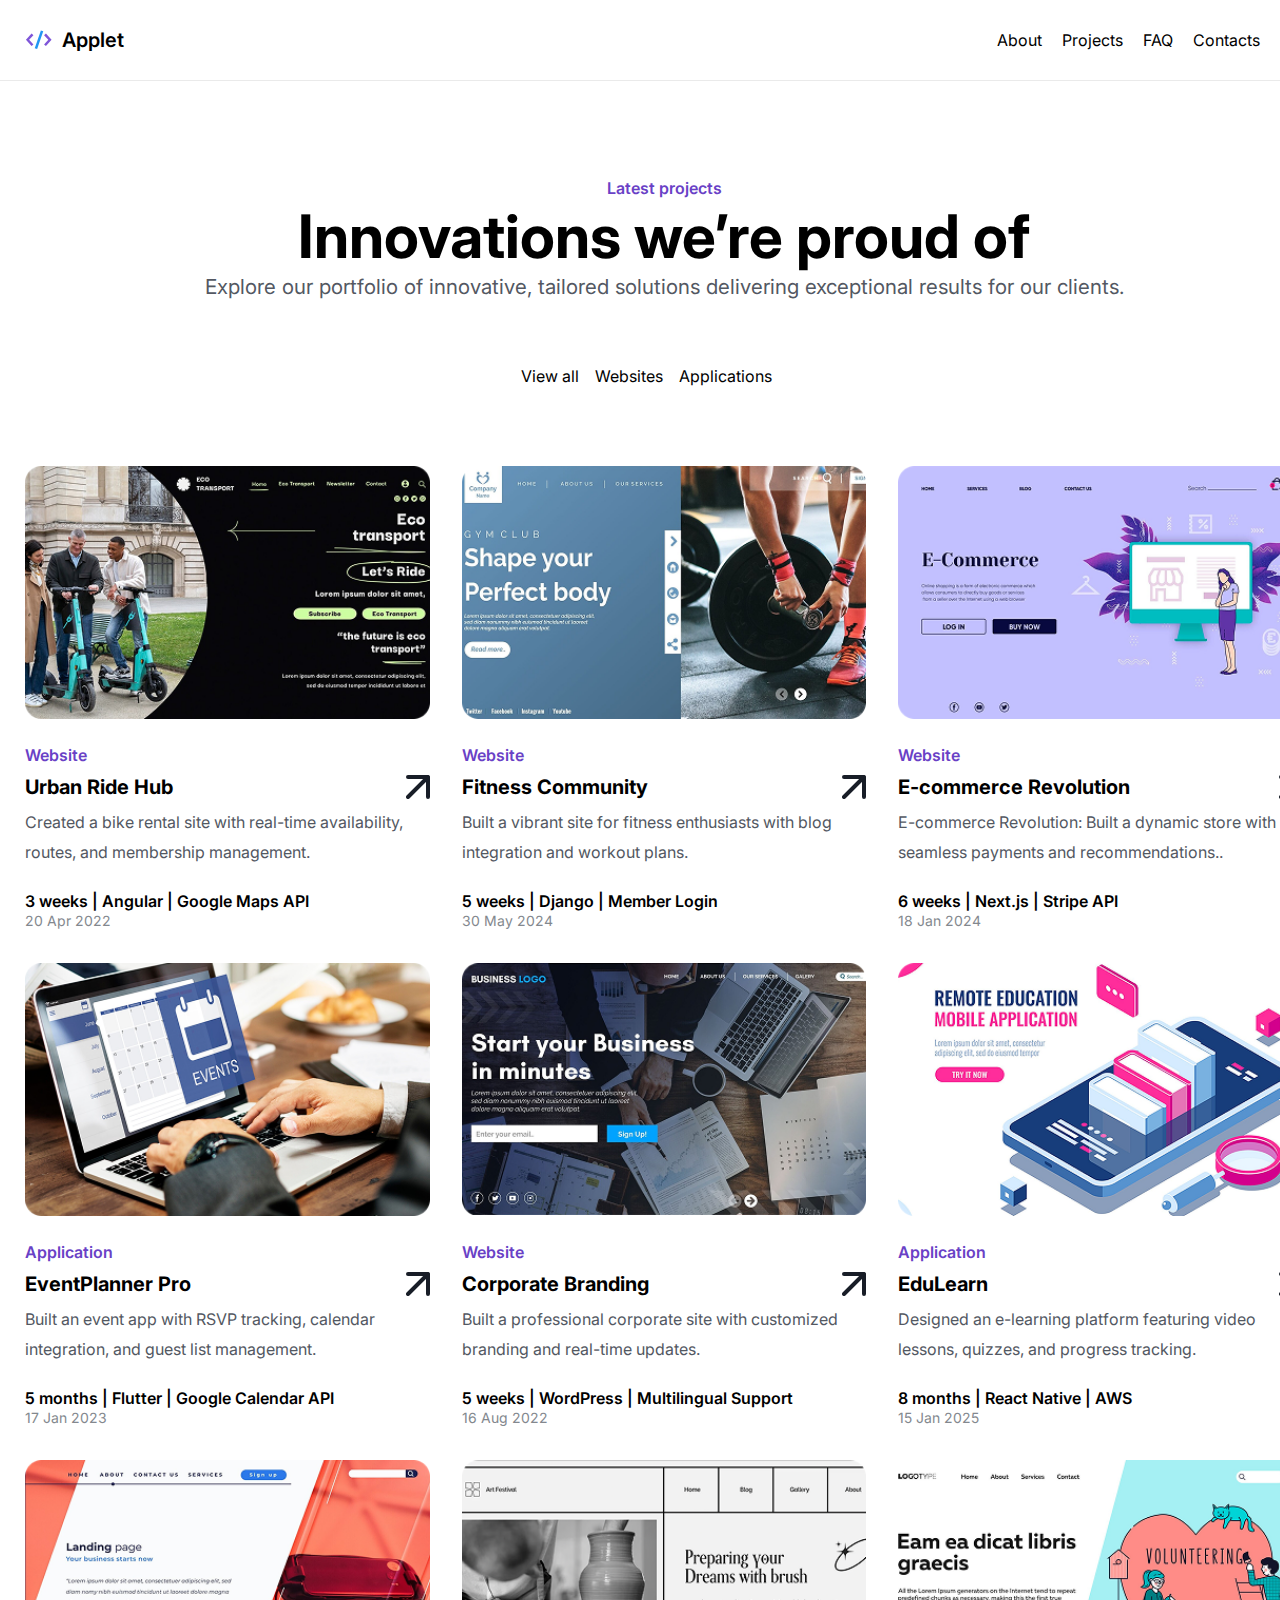
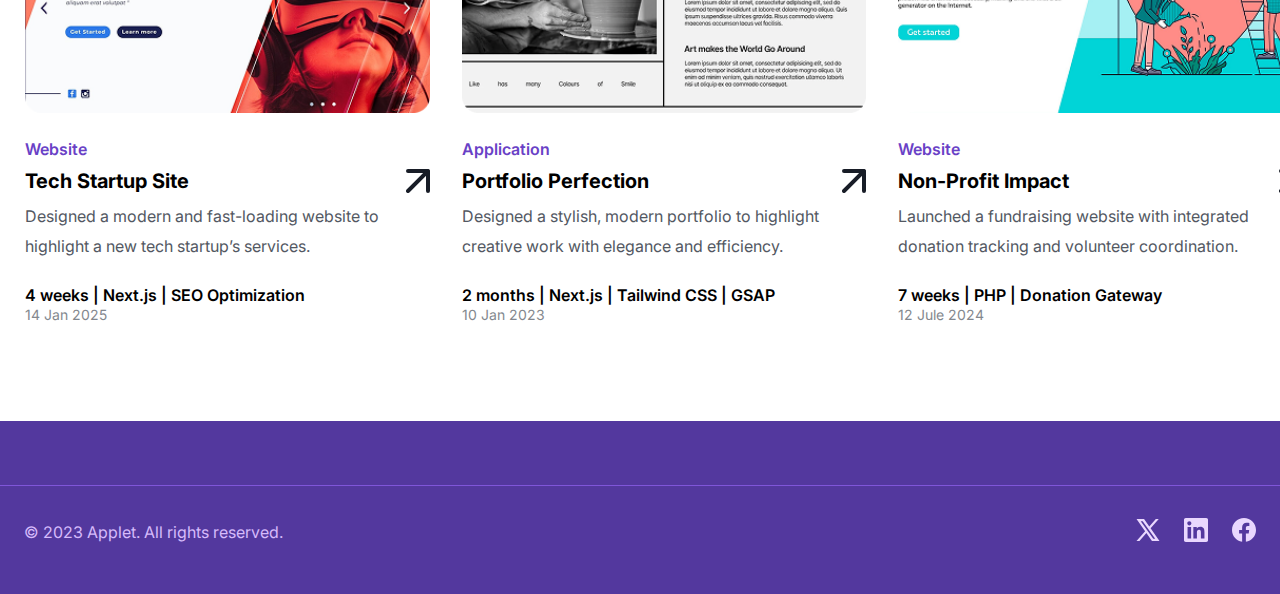
<file: projects.html>
<!DOCTYPE html>
<html lang="en">

<head>
    <meta charset="UTF-8">
    <meta name="viewport" content="width=device-width, initial-scale=1.0">
    <link rel="shortcut icon" href="img/logo.svg" type="image/x-icon">
    <link rel="stylesheet" href="style.css">
    <title>Applet | Project</title>
</head>


<body>
    <input type="checkbox" id="theme-toggle" hidden>
    <header id="header">
        <div class="container">
            <nav>
                <a href="index.html" class="logo-href">
                    <img src="img/logo.svg" alt="Applet company logo" class="logo-img">
                    <span class="logo-text">Applet</span>
                </a>
                <ul>
                    <li>
                        <a href="#about">About</a>
                    </li>
                    <li>
                        <a href="projects.html">Projects</a>
                    </li>
                    <li>
                        <a href="#faq">FAQ</a>
                    </li>
                    <li>
                        <a href="#contacts">Contacts</a>
                    </li>
                    <li>
                        <label for="theme-toggle" class="theme-toggle-btn" aria-label="Switch theme">
                            <img src="img/sun_icon.svg" alt="Light theme" class="icon-sun">
                            <img src="img/moon_icon.svg" alt="Dark theme" class="icon-moon">
                        </label>
                    </li>
                </ul>
            </nav>
        </div>
    </header>
    <main class="projects-page">
        <section class="projects">
            <div class="container">
                <header>
                    <p class="tema">Latest projects</p>
                    <h1>Innovations we’re proud of</h1>
                    <p>Explore our portfolio of innovative, tailored solutions delivering exceptional results for our
                        clients.</p>
                </header>
                <div class="projects-nav">
                    <p class="active">View all</p>
                    <p>Websites</p>
                    <p>Applications</p>
                </div>
                <div class="news-list">
                    <article class="news-item">
                        <img src="img/Image-0.png" alt="Screenshot of Urban Ride Hub site" class="title-img">
                        <p class="tema">Website</p>
                        <a href="#" class="link">
                            <h3>Urban Ride Hub</h3>
                            <img src="img/arrow.svg" alt="link-arrow">
                        </a>
                        <p class="desc">Created a bike rental site with real-time availability, routes, and membership
                            management.</p>
                        <p class="ago-languages">3 weeks | Angular | Google Maps API</p>
                        <p class="date">20 Apr 2022</p>
                    </article>
                    <article class="news-item">
                        <img src="img/Image-1.png" alt="Screenshot of Urban Ride Hub site" class="title-img">
                        <p class="tema">Website</p>
                        <a href="#" class="link">
                            <h3>Fitness Community</h3>
                            <img src="img/arrow.svg" alt="link-arrow">
                        </a>
                        <p class="desc">Built a vibrant site for fitness enthusiasts with blog integration and workout
                            plans.</p>
                        <p class="ago-languages">5 weeks | Django | Member Login</p>
                        <p class="date">30 May 2024</p>
                    </article>
                    <article class="news-item">
                        <img src="img/Image-2.png" alt="Screenshot of e-commerce project" class="title-img">
                        <p class="tema">Website</p>
                        <a href="#" class="link">
                            <h3>E-commerce Revolution</h3>
                            <img src="img/arrow.svg" alt="link-arrow">
                        </a>
                        <p class="desc">E-commerce Revolution: Built a dynamic store with seamless payments and
                            recommendations..</p>
                        <p class="ago-languages">6 weeks | Next.js | Stripe API</p>
                        <p class="date">18 Jan 2024</p>
                    </article>
                    <article class="news-item">
                        <img src="img/Image-3.png" alt="Screenshot of Urban Ride Hub site" class="title-img">
                        <p class="tema">Application</p>
                        <a href="#" class="link">
                            <h3>EventPlanner Pro</h3>
                            <img src="img/arrow.svg" alt="link-arrow">
                        </a>
                        <p class="desc">Built an event app with RSVP tracking, calendar integration, and guest list
                            management.</p>
                        <p class="ago-languages">5 months | Flutter | Google Calendar API</p>
                        <p class="date">17 Jan 2023</p>
                    </article>
                    <article class="news-item">
                        <img src="img/Image-4.png" alt="Screenshot of Urban Ride Hub site" class="title-img">
                        <p class="tema">Website</p>
                        <a href="#" class="link">
                            <h3>Corporate Branding</h3>
                            <img src="img/arrow.svg" alt="link-arrow">
                        </a>
                        <p class="desc">Built a professional corporate site with customized branding and real-time
                            updates.</p>
                        <p class="ago-languages">5 weeks | WordPress | Multilingual Support</p>
                        <p class="date">16 Aug 2022</p>
                    </article>
                    <article class="news-item">
                        <img src="img/Image-5.png" alt="Screenshot of EduLearn app" class="title-img">
                        <p class="tema">Application</p>
                        <a href="#" class="link">
                            <h3>EduLearn</h3>
                            <img src="img/arrow.svg" alt="link-arrow">
                        </a>
                        <p class="desc">Designed an e-learning platform featuring video lessons, quizzes, and progress
                            tracking.</p>
                        <p class="ago-languages">8 months | React Native | AWS</p>
                        <p class="date">15 Jan 2025</p>
                    </article>
                    <article class="news-item">
                        <img src="img/Image-6.png" alt="Screenshot of Urban Ride Hub site" class="title-img">
                        <p class="tema">Website</p>
                        <a href="#" class="link">
                            <h3>Tech Startup Site</h3>
                            <img src="img/arrow.svg" alt="link-arrow">
                        </a>
                        <p class="desc">Designed a modern and fast-loading website to highlight a new tech startup’s
                            services.</p>
                        <p class="ago-languages">4 weeks | Next.js | SEO Optimization</p>
                        <p class="date">14 Jan 2025</p>
                    </article>
                    <article class="news-item">
                        <img src="img/Image-7.png" alt="Screenshot of Urban Ride Hub site" class="title-img">
                        <p class="tema">Application</p>
                        <a href="#" class="link">
                            <h3>Portfolio Perfection</h3>
                            <img src="img/arrow.svg" alt="link-arrow">
                        </a>
                        <p class="desc">Designed a stylish, modern portfolio to highlight creative work with elegance
                            and efficiency.</p>
                        <p class="ago-languages">2 months | Next.js | Tailwind CSS | GSAP</p>
                        <p class="date">10 Jan 2023</p>
                    </article>
                    <article class="news-item">
                        <img src="img/Image-8.png" alt="Screenshot of Urban Ride Hub site" class="title-img">
                        <p class="tema">Website</p>
                        <a href="#" class="link">
                            <h3>Non-Profit Impact</h3>
                            <img src="img/arrow.svg" alt="link-arrow">
                        </a>
                        <p class="desc">Launched a fundraising website with integrated donation tracking and volunteer
                            coordination.</p>
                        <p class="ago-languages">7 weeks | PHP | Donation Gateway</p>
                        <p class="date">12 Jule 2024</p>
                    </article>
                </div>
            </div>
        </section>
    </main>
    <footer>
        <div class="container">
            <p>&copy; 2023 Applet. All rights reserved.</p>
            <div class="societies">
                <a target="_blank" rel="noopener noreferrer" href="#">
                    <img src="img/twitter.svg" alt="Twitter icon" class="social-icon">
                </a>
                <a target="_blank" rel="noopener noreferrer" href="#">
                    <img src="img/linkedin.svg" alt="LinkedIn icon" class="social-icon">
                </a>
                <a target="_blank" rel="noopener noreferrer" href="#">
                    <img src="img/facebook.svg" alt="Facebook icon" class="social-icon">
                </a>
                <a target="_blank" rel="noopener noreferrer" href="#">
                    <img src="img/github.svg" alt="GitHub icon" class="social-icon">
                </a>
            </div>
        </div>
    </footer>
</body>
</html>
</file>
<file: style.css>
@import url(https://fonts.googleapis.com/css2?family=Inter:ital,opsz,wght@0,14..32,100..900;1,14..32,100..900&display=swap);

:root {
    --bg-primary: #ffffff;
    --bg-secondary: #fafafa;
    --bg-card: #ffffff;
    --bg-accent: #53389e;
    --text-primary: #000000;
    --text-secondary: #535862;
    --text-muted: #83888e;
    --border-color: #eaeaea;
    --border-light: #e9eaeb;
    --shadow: rgba(0, 0, 0, 0.1);
    --purple-primary: #7f56d9;
    --purple-secondary: #6941c6;
    --purple-light: #9e77ed;
}

#theme-toggle:checked ~ * {
    --bg-primary: #121212;
    --bg-secondary: #1e1e1e;
    --bg-card: #2a2a2a;
    --bg-accent: #7f56d9;
    --text-primary: #ffffff;
    --text-secondary: #b3b3b3;
    --text-muted: #888888;
    --border-color: #333333;
    --border-light: #404040;
    --shadow: rgba(255, 255, 255, 0.1);
}

a:focus, button:focus {
    outline: 3px solid rgba(127,86,217,0.35);
    outline-offset: 3px;
}

body {
    font-family: "Inter", sans-serif;
    text-align: center;
    background: var(--bg-primary);
    color: var(--text-primary);
    margin: 0;
    transition: background-color 0.3s ease, color 0.3s ease;
}

h1 {
    font-size: 60px;
    margin: 0;
    color: var(--text-primary);
}

h2 {
    font-size: 36px;
    margin: 0;
    color: var(--text-primary);
}

h3 {
    font-size: 20px;
    margin: 0;
    color: var(--text-primary);
}

p {
    font-size: 16px;
    margin: 0;
}

.fw {
    font-weight: 400;
}

.mt-0 {
    margin-top: 0 !important;
}

.container {
    width: 100%;
    max-width: 1320px;
    margin: 0 auto;
}

@media (min-width: 1440px) {
    .container {
        max-width: 1320px;
    }
}

@media (min-width: 600px) and (max-width: 1439px) {
    .container {
        max-width: 100%;
        padding: 0 24px;
    }
}

@media (max-width: 599px) {
    .container {
        max-width: 100%;
        padding: 0 16px;
    }
}

main {
    padding-top: 80px;
}

#header {
    position: fixed;
    top: 0;
    left: 0;
    right: 0;
    background: var(--bg-primary);
    z-index: 1000;
    border-bottom: 1px solid var(--border-color);
    height: 80px;
    transition: background-color 0.3s ease, border-color 0.3s ease;
}

header nav {
    display: flex;
    justify-content: space-between;
    align-items: center;
    padding: 28px 0;
}

.logo-href {
    text-decoration: none;
    display: flex;
    align-items: center;
    gap: 8px;
}

.logo-img {
    height: 24px;
    width: auto;
}

.logo-text {
    font-size: 20px;
    font-weight: 600;
    color: var(--text-primary);
    transition: color 0.3s ease;
}

nav ul {
    display: flex;
    list-style: none;
    padding: 0;
    margin: 0;
    gap: 20px;
    align-items: center;
}

nav ul li {
    display: flex;
    align-items: center;
    justify-content: center;
}

nav li a {
    color: var(--text-primary);
    text-decoration: none;
    transition: color 0.2s ease;
}

nav li a:hover {
    color: var(--text-secondary);
    text-decoration: underline;
}

.theme-toggle-btn {
    cursor: pointer;
    display: flex;
    align-items: center;
    justify-content: center;
    width: 24px;
    height: 24px;
    position: relative;
}

.theme-toggle-btn img {
    width: 20px;
    height: 20px;
    transition: opacity 0.3s ease;
    position: absolute;
}

.icon-sun {
    opacity: 1;
}

.icon-moon {
    opacity: 0;
}

#theme-toggle:checked ~ * .icon-sun {
    opacity: 0;
}

#theme-toggle:checked ~ * .icon-moon {
    opacity: 1;
}

.start-window {
    background: var(--bg-primary);
    transition: background-color 0.3s ease;
}

.start-window .container {
    position: relative;
    height: calc(640px + 64px + 96px - 216px);
    display: flex;
    padding: 216px 0 0 0;
}

.start-window img {
    position: absolute;
    right: 0;
    top: 64px;
    z-index: 0;
    width: 560px;
    height: 640px;
}

.start-window .start-content {
    text-align: start;
    z-index: 99;
}

.start-window h1 {
    font-size: 60px;
    color: var(--text-primary);
}

.start-window h2 {
    margin-top: 24px;
    margin-bottom: 48px;
    line-height: 30px;
    font-size: 20px;
    color: var(--text-secondary);
}

.start-window .buttons {
    display: flex;
    gap: 12px;
}

.start-window .contact-us {
    background-color: var(--purple-primary);
    padding: 16px 24px;
    border-radius: 10px;
    border: 2px solid transparent;
    color: #fff;
    text-decoration: none;
    font-weight: 600;
    font-size: 16px;
    transition: background-color 0.3s ease;
}

.start-window .contact-us:hover {
    background-color: var(--purple-secondary);
}

.start-window .projects {
    background-color: var(--bg-card);
    padding: 16px 24px;
    border-radius: 10px;
    border: 1px solid var(--border-color);
    color: var(--text-primary);
    text-decoration: none;
    font-weight: 600;
    font-size: 17px;
    transition: all 0.3s ease;
}

.start-window .projects:hover {
    background-color: var(--bg-secondary);
}

.about,
.faq {
    background-color: var(--bg-secondary);
    padding: 96px 0;
    transition: background-color 0.3s ease;
}

.about .container,
.faq .container,
.projects .container {
    display: flex;
    flex-direction: column;
    align-items: center;
    gap: 64px;
}

.about-header .tema,
.contacts .tema,
.news-item .tema,
.projects header .tema {
    color: rgba(105, 65, 198, 1);
    font-weight: 600;
    line-height: 24px;
    font-size: 16px;
}

.about-header h2,
.contacts h2,
.faq header h2,
.projects header h2 {
    margin: 12px 0 20px 0;
    font-size: 36px;
    color: var(--text-primary);
}

.about-header p,
.contacts header p,
.faq header p,
.news-item p,
.projects header p {
    color: var(--text-secondary);
    font-weight: 400;
    font-size: 20.6px;
    line-height: 30px;
}

.expertise-cards {
    display: flex;
    flex-wrap: wrap;
    column-gap: 32px;
    row-gap: 64px;
    justify-content: center;
}

.expertise-cards .card {
    width: calc(100% / 3 - 22px);
    display: flex;
    flex-direction: column;
    align-items: center;
}

.expertise-cards .card h3 {
    margin: 22px 0 14px 0;
    color: var(--text-primary);
}

.expertise-cards .card p {
    color: var(--text-secondary);
    line-height: 23px;
}

.expertise-cards .card img {
    width: 48px;
    height: 48px;
}

.contacts,
.projects,
.reviews {
    padding: 96px 0;
    background: var(--bg-primary);
    transition: background-color 0.3s ease;
}

.reviews {
    color: #fff;
}

.reviews .review {
    display: flex;
    justify-content: center;
}

.review .review-img {
    border-top-right-radius: 24px;
    border-bottom-right-radius: 24px;
    height: 422px;
    width: 300px;
    object-fit: cover;
}

.review .review-text {
    border-top-left-radius: 24px;
    border-bottom-left-radius: 24px;
    padding: 64px;
    background-color: var(--bg-accent);
    text-align: start;
    min-width: 400px;
}

.review .stars {
    display: flex;
    gap: 4px;
    margin-bottom: 24px;
}

.review .stars img {
    width: 20px;
    height: 20px;
}

.review h2 {
    color: #fff;
    font-size: 28px;
    line-height: 1.4;
}

.review .support-text {
    margin: 32px 0;
}

.review .support-text h3 {
    color: #fff;
    margin-bottom: 4px;
}

.review .support-text p {
    color: #e9d7fe;
    line-height: 23px;
}

.review .menu-list {
    display: flex;
    gap: 16px;
}

.review span {
    background-color: var(--purple-light);
    width: 10px;
    height: 10px;
    border-radius: 100px;
    cursor: pointer;
    transition: background-color 0.3s ease;
}

.review span.active {
    background-color: #fff;
}

.review-line hr {
    margin: 0;
    height: 1px;
    width: 100%;
    background-color: var(--border-light);
    border: none;
    transition: background-color 0.3s ease;
}

.news-list {
    display: flex;
    flex-wrap: wrap;
    justify-content: center;
    gap: 32px;
}

.news-item {
    width: calc(100% / 3 - 22px);
    text-align: start;
}

.news-item .title-img {
    width: 100%;
    border-radius: 8px;
}

.news-item .link {
    display: flex;
    justify-content: space-between;
    align-items: center;
    text-decoration: none;
    color: var(--text-primary);
    transition: color 0.3s ease;
    margin: 8px 0;
}

.news-item .link:hover {
    color: var(--purple-primary);
}

.news-item .link img {
    width: 24px;
    height: 24px;
}

.news-item .tema {
    margin: 20px 0 8px 0;
}

.news-item .desc {
    margin: 8px 0 24px 0;
    font-size: 16px;
    color: var(--text-secondary);
}

.news-item .ago-languages {
    font-size: 16px;
    font-weight: 600;
    color: var(--text-primary);
    line-height: 20px;
}

.news-item .date {
    font-size: 14px;
    font-weight: 400;
    line-height: 20px;
    color: var(--text-muted);
}

.projects .all-projects {
    font-size: 16px;
    line-height: 24px;
    font-weight: 600;
    background-color: var(--purple-primary);
    border-radius: 8px;
    border: 2px solid transparent;
    padding: 12px 20px;
    color: #fff;
    text-decoration: none;
    transition: background-color 0.3s ease;
}

.projects .all-projects:hover {
    background-color: var(--purple-secondary);
}

.projects-nav {

display: flex;
text-align: left;
flex-direction: row;
padding: 0px;
gap: 16px;
width: 286px;
height: 36px;

flex: none;
order: 0;
flex-grow: 0;

}

.questions-list {
    display: flex;
    flex-direction: column;
    gap: 20px;
    width: 70%;
    text-align: start;
}

.question-item {
    background: var(--bg-card);
    padding: 24px;
    border-radius: 12px;
    border: 1px solid var(--border-color);
    position: relative;
    transition: all 0.3s ease;
}

.question-item:hover {
    border-color: var(--purple-primary);
}

.question-item h3 {
    font-size: 18px;
    line-height: 28px;
    font-weight: 500;
    color: var(--text-primary);
    margin-right: 40px;
}

.question-item p {
    color: var(--text-secondary);
    font-size: 16px;
    font-weight: 400;
    line-height: 24px;
    margin-top: 12px;
    display: none;
}

.question-item.open p {
    display: block;
}

.question-item button {
    border: none;
    background: none;
    cursor: pointer;
    position: absolute;
    right: 24px;
    top: 24px;
    padding: 0;
}

.question-item button img {
    width: 24px;
    height: 24px;
    transition: opacity 0.3s ease;
}

.question-item .minus-circle {
    display: none;
}

.question-item.open .plus-circle {
    display: none;
}

.question-item.open .minus-circle {
    display: block;
}

.question-item.line {
    border-top: 1px solid var(--border-light);
    padding-top: 24px;
}

.contacts {
    background: var(--bg-primary);
}

.contacts .container {
    text-align: start;
    display: flex;
    flex-direction: column;
    gap: 64px;
}

.contacts header {
    text-align: left;
}

.contacts-list {
    display: flex;
    flex-wrap: wrap;
    gap: 24px;
}

.contact-card {
    max-width: 286px;
    height: 290px;
    background-color: var(--bg-secondary);
    color: var(--text-primary);
    text-decoration: none;
    padding: 24px;
    display: flex;
    flex-direction: column;
    text-align: start;
    transition: all 0.3s ease;
}

.contact-card:hover {
    transform: translateY(-2px);
    box-shadow: 0 8px 24px var(--shadow);
    border-color: var(--purple-primary);
}

.contact-card img {
    width: 48px;
    height: 48px;
    margin-bottom: 24px;
}

.contact-card h3 {
    color: var(--text-primary);
    margin-bottom: 8px;
}

.contact-card p {
    color: var(--text-secondary);
    margin-bottom: 8px;
}

.contact-card .contact-info {
    color: var(--purple-primary);
    margin-top: 12px;
    font-weight: 600;
}

footer {
    background-color: var(--bg-accent);
    padding: 64px 0 48px 0;
}

footer .container {
    border-top: 1px solid var(--purple-primary);
    display: flex;
    justify-content: space-between;
    align-items: center;
    padding-top: 32px;
}

footer p {
    color: rgba(214, 187, 251, 1);
}

footer .societies {
    display: flex;
    gap: 24px;
}

.social-icon {
    width: 24px;
    height: 24px;
    transition: opacity 0.3s ease;
}

.social-icon:hover {
    opacity: 0.7;
}

@media (max-width: 768px) {
    .start-window img {
        display: none;
    }

    .start-window h1 {
        font-size: 36px;
    }

    .reviews {
        overflow-x: auto;
    }

    .review {
        flex-direction: column !important;
        align-items: center;
    }

    .review .review-text {
        border-radius: 24px 24px 0 0;
        min-width: auto;
        width: 100%;
    }

    .review .review-img {
        width: 100%;
        height: 200px;
        border-radius: 0 0 24px 24px;
        min-height: 448px;
    }

    .container {
        padding: 0 16px;
        max-width: calc(100vw - 32px);
    }

    .expertise-cards {
        flex-direction: column;
        align-items: center;
    }

    .expertise-cards .card {
        width: 100%;
        max-width: 400px;
    }

    .news-list {
        flex-direction: column;
    }

    .news-item {
        width: 100%;
    }

    .contacts-list {
        flex-direction: column;
    }

    .contact-card {
        width: 100%;
    }

    .questions-list {
        width: 100%;
    }

    footer .container {
        flex-direction: column;
        gap: 24px;
        text-align: center;
    }

    nav ul {
        gap: 12px;
    }
}

@media (max-width: 480px) {
    nav ul {
        flex-wrap: wrap;
        justify-content: center;
        gap: 8px;
    }

    .start-window .buttons {
        flex-direction: column;
        align-items: flex-start;
    }

    .start-window .contact-us,
    .start-window .projects {
        width: 100%;
        text-align: center;
        max-width: 200px;
    }
}

* {
    transition: background-color 0.3s ease, color 0.3s ease, border-color 0.3s ease;
}

img, .review span, .theme-toggle-btn img {
    transition: opacity 0.3s ease, transform 0.3s ease;
}

.card:hover {
    transform: translateY(-4px);
}

.news-item:hover {
    transform: translateY(-2px);
}

.news-item:hover .title-img {
    transform: scale(1.02);
}

#theme-toggle:checked ~ * .start-window {
    background-color: var(--bg-primary);
}

#theme-toggle:checked ~ * .about,
#theme-toggle:checked ~ * .faq {
    background-color: var(--bg-secondary);
}

#theme-toggle:checked ~ * .question-item {
    background-color: var(--bg-card);
    border-color: var(--border-color);
}

#theme-toggle:checked ~ * .contact-card {
    background-color: var(--bg-card);
    border-color: var(--border-color);
}

#theme-toggle:checked ~ * .start-window .projects {
    background-color: var(--bg-card);
    border-color: var(--border-color);
}
</file>
